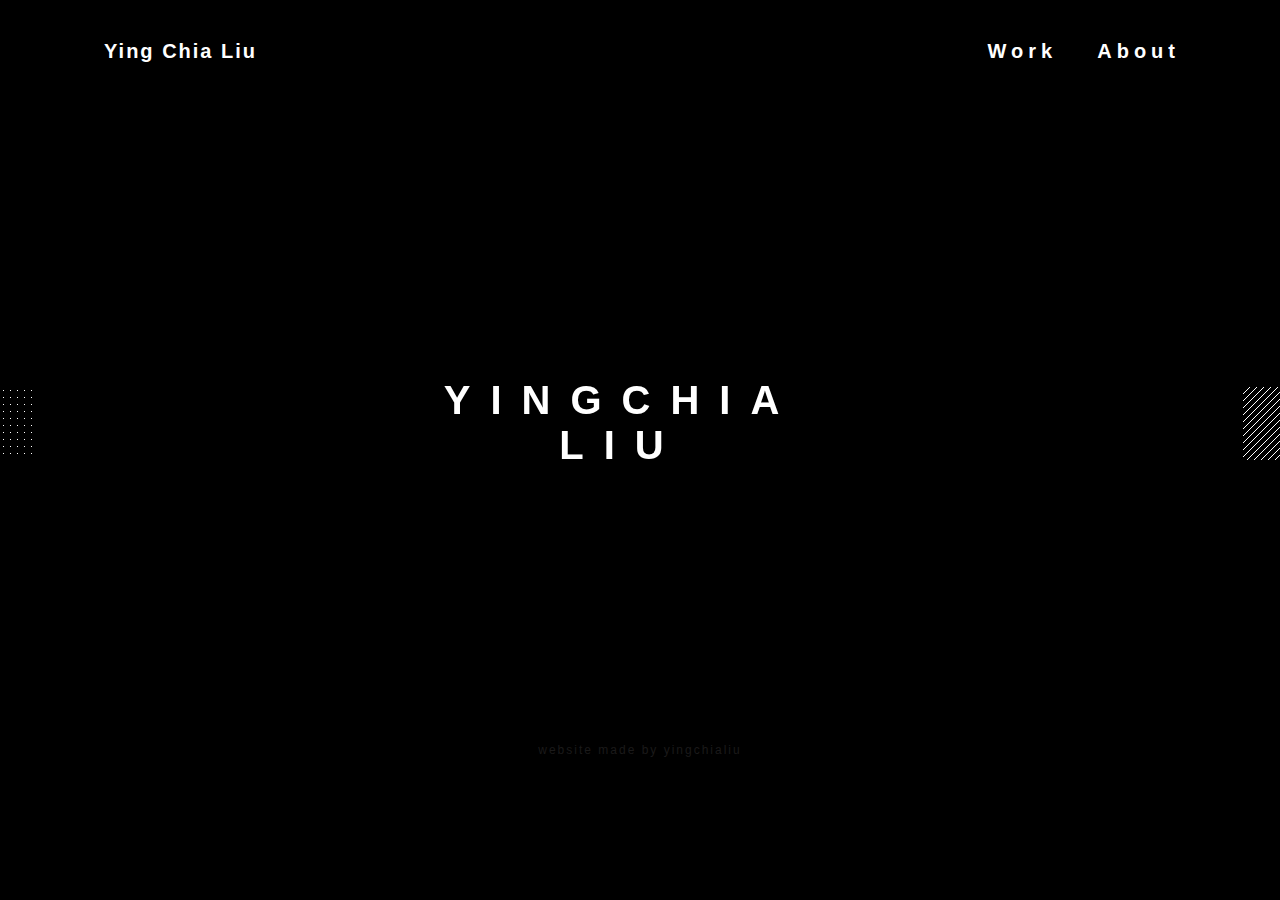
<file: index.html>
<html lang="en">

<head>
    <meta charset="UTF-8">
    <meta name="viewport" content="width=device-width, initial-scale=1.0">
    <meta http-equiv="X-UA-Compatible" content="ie=edge">
    <title>Yingchia Liu| Work</title>
    <link href="https://stackpath.bootstrapcdn.com/font-awesome/4.7.0/css/font-awesome.min.css" rel="stylesheet"
        integrity="sha384-wvfXpqpZZVQGK6TAh5PVlGOfQNHSoD2xbE+QkPxCAFlNEevoEH3Sl0sibVcOQVnN" crossorigin="anonymous">
    <script src="https://ajax.googleapis.com/ajax/libs/jquery/1.12.4/jquery.min.js"></script>

    <script src="https://ajax.googleapis.com/ajax/libs/jquery/3.3.1/jquery.min.js"></script>
    <link rel="stylesheet" href="style.css">
    <link href="https://fonts.googleapis.com/css?family=Archivo+Black|Merriweather+Sans" rel="stylesheet">

</head>

<body>



    <div class="header">
        <div class="name">
            <a class="name" href="index.html">Ying Chia Liu</a>
        </div>
        <div class="menu">
            <li><a class="work" href="project/project.html">Work
                </a></li>
            <li><a class="about" href="aboutme/aboutme.html">About
                </a></li>

        </div>

    </div>


    <div class="container">
        <img class="pic1" src="1.png" alt="">
        <img class="pic2" src="2.png" alt="">
        <canvas></canvas>
        <h1 id="title" class="glitch" data-text="yingchia Liu">
            yingchia Liu</h1>



    </div>








    <div class="text" id="madebyme">website made by yingchialiu</div>



</body>

<script src="main.js"></script>

</html>
</file>
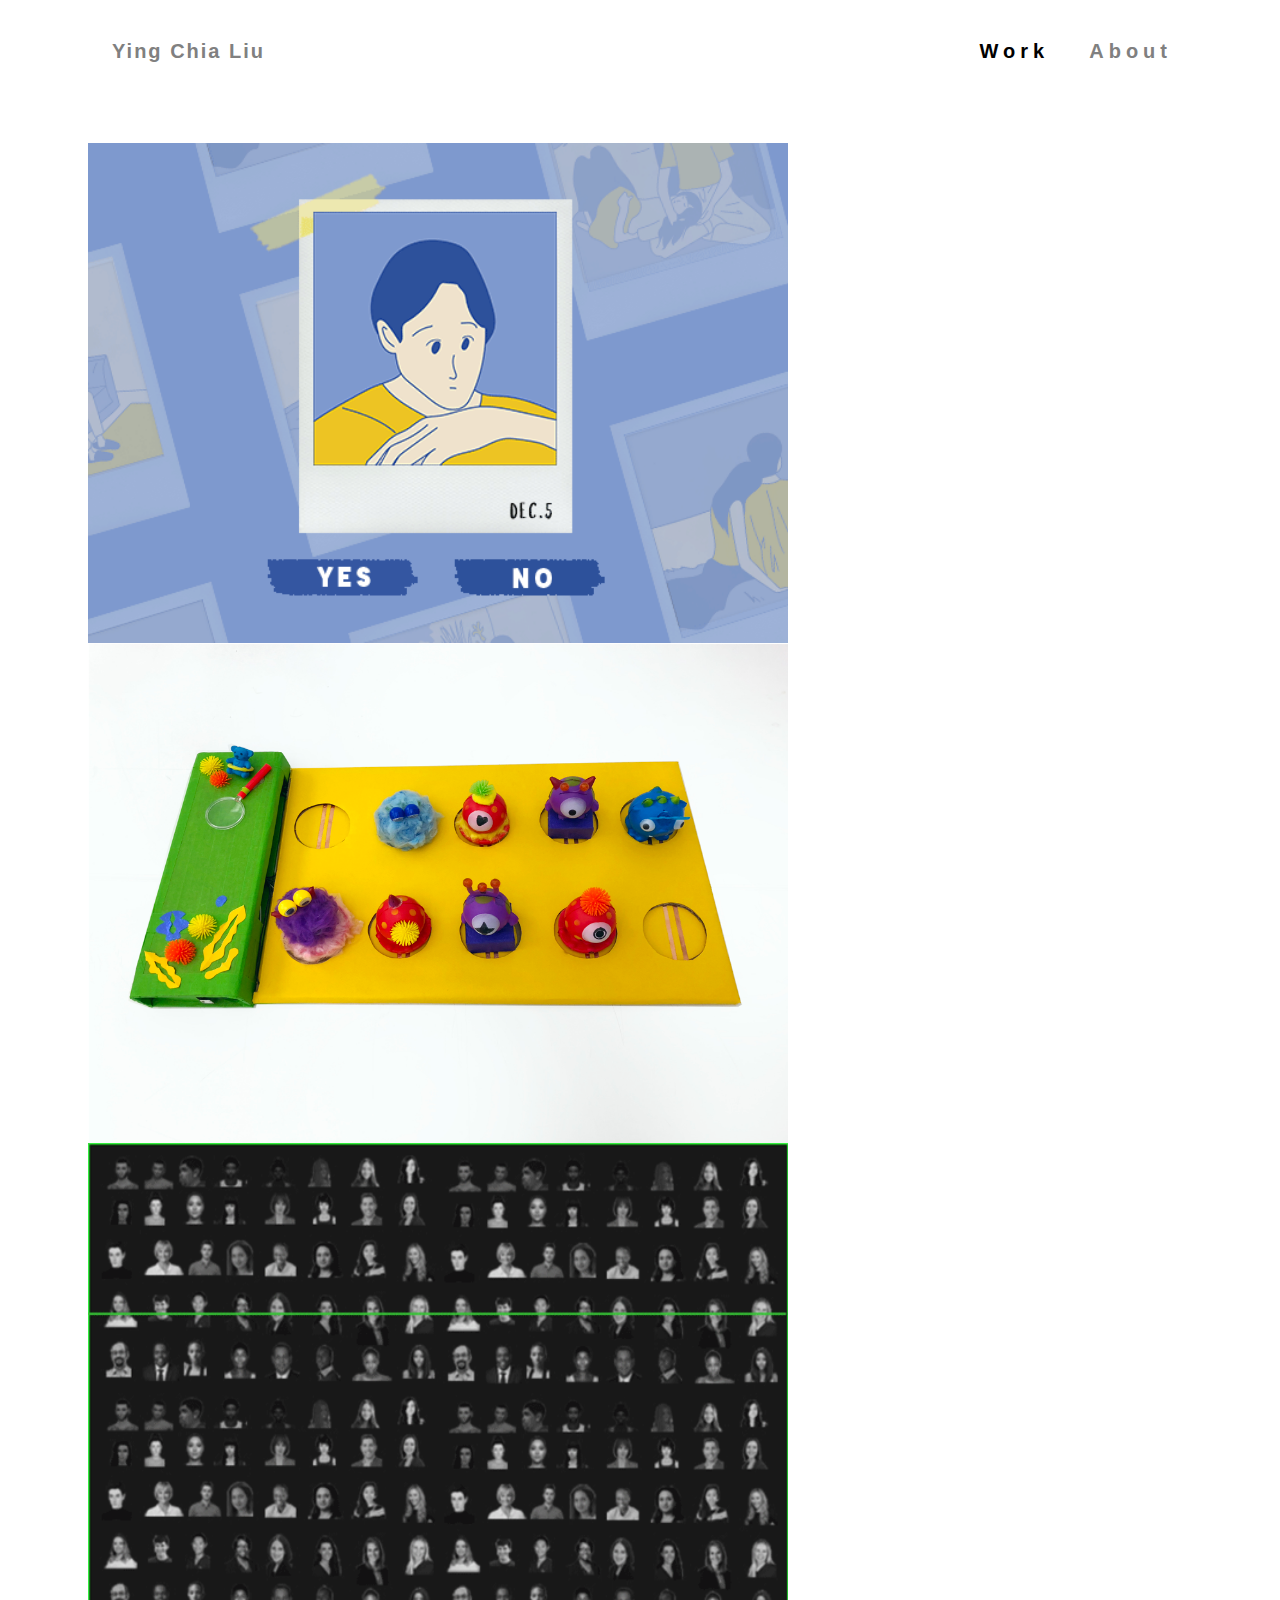
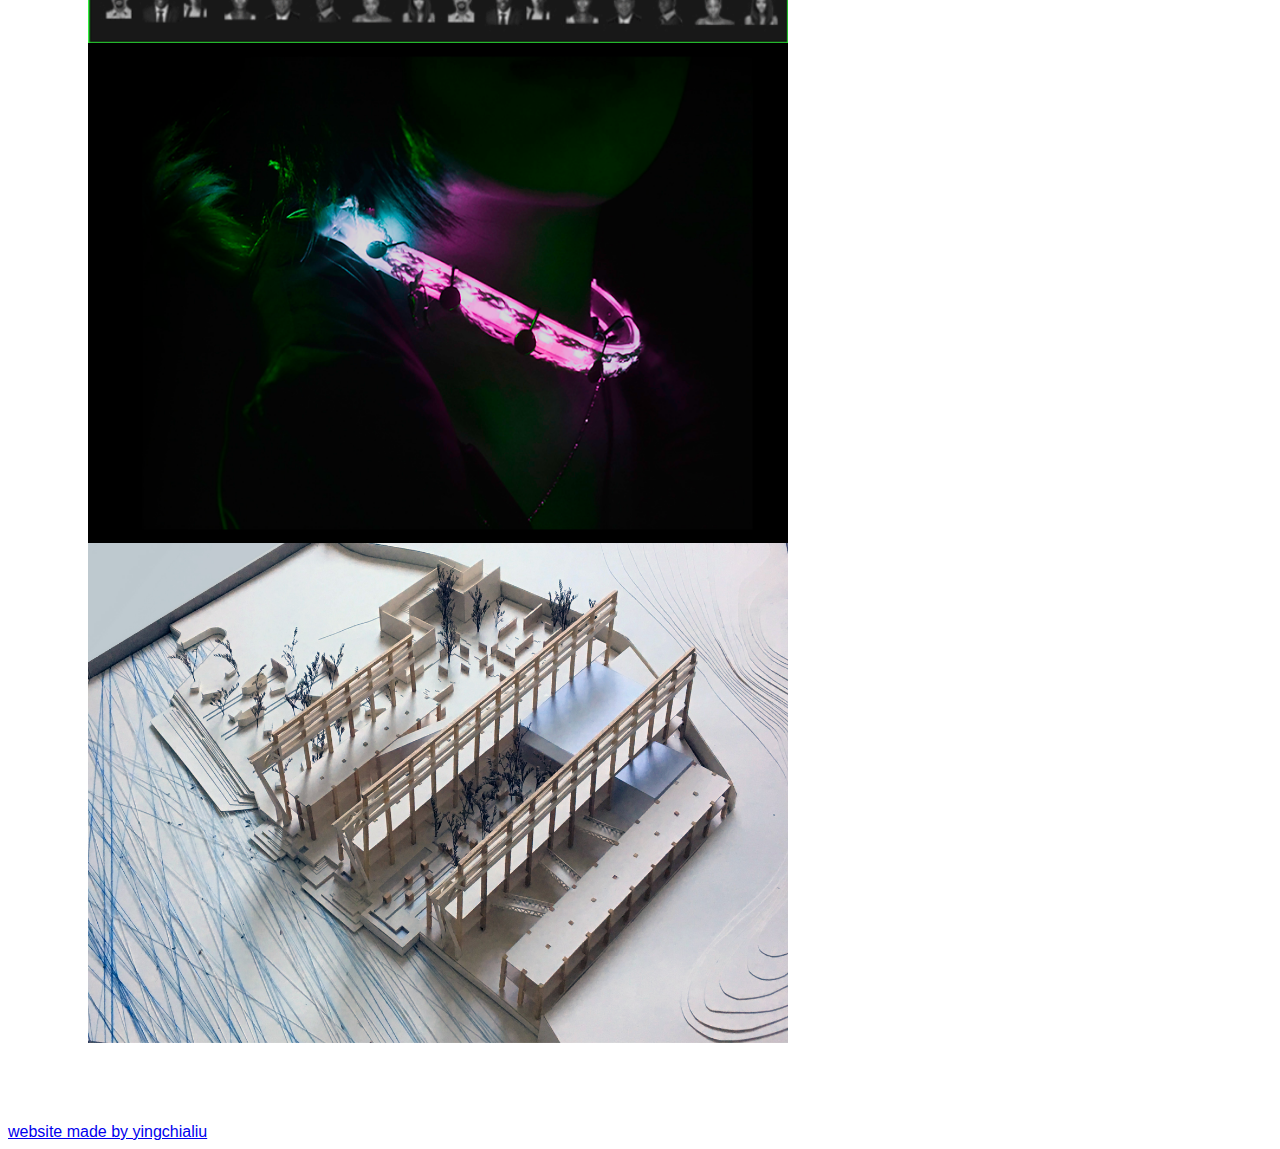
<file: project/project.html>
<!DOCTYPE html>
<html lang="en">

<head>
    <meta charset="UTF-8">
    <meta name="viewport" content="width=device-width, initial-scale=1.0">
    <meta http-equiv="X-UA-Compatible" content="ie=edge">
    <title>Yingchia | Work</title>
    <link rel="stylesheet" href="project.css">
    <link rel="stylesheet" href="https://stackpath.bootstrapcdn.com/bootstrap/4.1.3/css/bootstrap.min.css" integrity="sha384-MCw98/SFnGE8fJT3GXwEOngsV7Zt27NXFoaoApmYm81iuXoPkFOJwJ8ERdknLPMO"
        crossorigin="anonymous">


    <script src="https://code.jquery.com/jquery-3.3.1.slim.min.js" integrity="sha384-q8i/X+965DzO0rT7abK41JStQIAqVgRVzpbzo5smXKp4YfRvH+8abtTE1Pi6jizo"
        crossorigin="anonymous"></script>
    <script src="https://cdnjs.cloudflare.com/ajax/libs/popper.js/1.14.3/umd/popper.min.js" integrity="sha384-ZMP7rVo3mIykV+2+9J3UJ46jBk0WLaUAdn689aCwoqbBJiSnjAK/l8WvCWPIPm49"
        crossorigin="anonymous"></script>
    <link href="https://fonts.googleapis.com/css?family=Archivo+Black|Merriweather+Sans" rel="stylesheet">


</head>

<body>

    <div class="header">
        <div class="name">
            <a class="name" href="../index.html">Ying Chia Liu</a>
        </div>
        <div class="menu">
            <li><a class="work" href="project.html">Work
                </a></li>
            <li><a class="about" href="../aboutme/aboutme.html">About
                </a></li>

        </div>

    </div>


    <div class="wrap">
        <div class="container-fluid ">
            <div class="row ">
                <div class="col-sm-6 col-12 my-4 px-4">
                    <a href="../fog/fog.html"><img src="../img/fog" class="img-fluid" id="img1" alt="Responsive image">
                        <div class="middle">
                            <div class="project">Fog</div>
                            <p class="subtitle">Game Design</p>
                        </div>
                    </a>
                </div>
                <div class="col-sm-6 col-12 my-4 px-4">
                    <a href="../djlego/djlego.html"><img src="../img/djlego2.png" class="img-fluid" id="img1" alt="Responsive image">
                        <div class="middle">
                            <div class="project">DJ.Lego</div>
                            <p class="subtitle">Interactive Installation</p>

                        </div>
                </div>
                <div class="col-sm-6 col-12 my-4 px-4">
                    <a href="../darklabel/darklabel.html"><img src="../img/darkcover.gif" class="img-fluid" id="img1"
                            alt="Responsive image">
                        <div class="middle">
                            <div class="project">Dark Labels</div>
                            <p class="subtitle">Machine Learning</p>

                        </div>
                </div>
                <div class="col-sm-6 col-12 my-4 px-4">
                    <a href="../ravechocker/ravechocker.html"><img src="../img/ravechocker" class="img-fluid" id="img1"
                            alt="Responsive image">
                        <div class="middle">
                            <div class="project">Rave Chocker</div>
                            <p class="subtitle">Creative computation work</p>

                        </div>
                </div>
                <div class="col-sm-6 col-12 my-4 px-4">
                    <a href="../rebornharbor/reborn.html"><img src="../img/rebornharbor" class="img-fluid" id="img1"
                            alt="Responsive image">
                        <div class="middle">
                            <div class="project">Harbor Reborn</div>
                            <p class="subtitle">Landscape Architecture</p>

                        </div>
                </div>
            </div>
        </div>
    </div>

    <div class="text-center text-dark text-decoration-none" id="madebyme">website made by yingchialiu</div>













</body>


</html>
</file>
<file: style.css>
body {
    box-sizing: border-box;
    margin: 0px;
    background-color: black;
    color: white;
    font-family: 'Secular One', sans-serif;
}

canvas {
    position: absolute;
    top: 0;
    right: 0;
    bottom: 0;
    left: 0;
    margin: auto;
    width: 400px;
    height: 300px;
}

/* header */

.header {
    display: flex;
    flex-direction: row;
    justify-content: space-between;
    font-size: 20px;
    letter-spacing: 5px;
    /* margin: 40px 75px;*/
    text-align: right;
    line-height: normal;
    margin: 40px 80px;



}

.menu {
    display: flex;
    flex-direction: row;
    list-style-type: none;
    text-align: right;
}

.name {
    color: white;
    font-weight: bold;
    letter-spacing: 2px;
    text-decoration: none;
    margin: 0px 12px;


}

.work,
.about {
    color: white;
    font-weight: bold;
    letter-spacing: 5px;
    text-decoration: none;
    margin: 0px 20px;
}



.container {
    display: grid;
    height: 640px;
    align-content: center;
    grid-template-columns: 1fr 1fr 1fr;
    grid-template-rows: 100px auto 100px;
}

.pic1 {
    grid-column-start: 1;
    grid-column-end: 2;
    grid-row-start: 2;
    grid-row-end: 3;
    align-self: center;
}

.pic2 {
    grid-column-start: 4;
    grid-column-end: 5;
    grid-row-start: 2;
    grid-row-end: 3;
    align-self: center;
}

.cover {
    grid-column-start: 2;
    grid-column-end: 3;
    grid-row-start: 2;
    grid-row-end: 3;
    text-align: center;
}

canvas,
.glitch {
    position: relative;
    grid-column-start: 2;
    grid-column-end: 3;
    grid-row-start: 2;
    grid-row-end: 3;
    z-index: 5;
    text-align: center;
    text-transform: uppercase;
    letter-spacing: 20px;
    font-size: 55px;
}

#title {
    align-self: center;
    font-size: 40px;
}

.About-me {
    text-align: center;
    font-weight: bold;
    text-transform: uppercase;
    letter-spacing: 5px;
    font-size: 10px;
    margin: 0px
}

.me {
    text-align: center;
}

.text {
    display: flex;
    justify-content: center;
    font-size: 12px;
    letter-spacing: 2px;
    color: rgb(27, 26, 26);
    margin: 0px
}

/* Real glitch effect */


.glitch:after {
    animation: glitch-animation 2s infinite linear alternate-reverse;
    background: black;
    clip: rect(0, 600px, 0, 0);
    color: white;
    content: attr(data-text);
    left: 1px;
    overflow: hidden;
    position: absolute;
    text-shadow: -2px 0 red;
    top: 0;
}

.glitch:before {
    animation: glitch-animation-2 3s infinite linear alternate-reverse;
    background: black;
    clip: rect(0, 600px, 0, 0);
    color: white;
    content: attr(data-text);
    left: 4px;
    overflow: hidden;
    position: absolute;
    text-shadow: 2px 0 blue;
    top: 0;
}

/*===== responsive ====*/

@media only screen and (max-width:450px) {

    #title {
        font-size: 28px;
    }


    .header {

        font-size: 16px;

        justify-content: space-between;

        margin: 20px 20px;



    }


    .name {
        margin: 0px 3px;
        letter-spacing: 1px;



    }

    .work {
        letter-spacing: 2px;
        margin: 0px 8px;
    }



    .about {
        letter-spacing: 2px;
        margin: 0px 8px;
    }

    canvas {

        width: 320px;
        height: 200px;
    }

    .pic1 {
        width: 30px;
        height: 50px;
    }

    .pic2 {
        width: 30px;
        height: 50px;
    }


}

/* Expanded Animations */
@keyframes glitch-animation {
    0% {
        clip: rect(42px, 9999px, 44px, 0);
    }

    5% {
        clip: rect(12px, 9999px, 59px, 0);
    }

    10% {
        clip: rect(48px, 9999px, 29px, 0);
    }

    15.0% {
        clip: rect(42px, 9999px, 73px, 0);
    }

    20% {
        clip: rect(63px, 9999px, 27px, 0);
    }

    25% {
        clip: rect(34px, 9999px, 55px, 0);
    }

    30.0% {
        clip: rect(86px, 9999px, 73px, 0);
    }

    35% {
        clip: rect(20px, 9999px, 20px, 0);
    }

    40% {
        clip: rect(26px, 9999px, 60px, 0);
    }

    45% {
        clip: rect(25px, 9999px, 66px, 0);
    }

    50% {
        clip: rect(57px, 9999px, 98px, 0);
    }

    55.0% {
        clip: rect(5px, 9999px, 46px, 0);
    }

    60.0% {
        clip: rect(82px, 9999px, 31px, 0);
    }

    65% {
        clip: rect(54px, 9999px, 27px, 0);
    }

    70% {
        clip: rect(28px, 9999px, 99px, 0);
    }

    75% {
        clip: rect(45px, 9999px, 69px, 0);
    }

    80% {
        clip: rect(23px, 9999px, 85px, 0);
    }

    85.0% {
        clip: rect(54px, 9999px, 84px, 0);
    }

    90% {
        clip: rect(45px, 9999px, 47px, 0);
    }

    95% {
        clip: rect(37px, 9999px, 20px, 0);
    }

    100% {
        clip: rect(4px, 9999px, 91px, 0);
    }
}

@keyframes glitch-animation-2 {
    0% {
        clip: rect(65px, 9999px, 100px, 0);
    }

    5% {
        clip: rect(52px, 9999px, 74px, 0);
    }

    10% {
        clip: rect(79px, 9999px, 85px, 0);
    }

    15.0% {
        clip: rect(75px, 9999px, 5px, 0);
    }

    20% {
        clip: rect(67px, 9999px, 61px, 0);
    }

    25% {
        clip: rect(14px, 9999px, 79px, 0);
    }

    30.0% {
        clip: rect(1px, 9999px, 66px, 0);
    }

    35% {
        clip: rect(86px, 9999px, 30px, 0);
    }

    40% {
        clip: rect(23px, 9999px, 98px, 0);
    }

    45% {
        clip: rect(85px, 9999px, 72px, 0);
    }

    50% {
        clip: rect(71px, 9999px, 75px, 0);
    }

    55.0% {
        clip: rect(2px, 9999px, 48px, 0);
    }

    60.0% {
        clip: rect(30px, 9999px, 16px, 0);
    }

    65% {
        clip: rect(59px, 9999px, 50px, 0);
    }

    70% {
        clip: rect(41px, 9999px, 62px, 0);
    }

    75% {
        clip: rect(2px, 9999px, 82px, 0);
    }

    80% {
        clip: rect(47px, 9999px, 73px, 0);
    }

    85.0% {
        clip: rect(3px, 9999px, 27px, 0);
    }

    90% {
        clip: rect(26px, 9999px, 55px, 0);
    }

    95% {
        clip: rect(42px, 9999px, 97px, 0);
    }

    100% {
        clip: rect(38px, 9999px, 49px, 0);
    }
}
</file>
<file: project/project.css>
body {
    box-sizing: border-box;
    color: black;
    font-family: 'Secular One', sans-serif;
}

/* header */

.header {
    display: flex;
    flex-direction: row;
    justify-content: space-between;
    font-size: 20px;
    letter-spacing: 5px;
    /* margin: 40px 75px;*/
    text-align: right;
    line-height: normal;
    margin: 40px 80px;



}

.menu {
    display: flex;
    flex-direction: row;
    list-style-type: none;
    text-align: right;
}

.name {
    color: gray;
    font-weight: bold;
    letter-spacing: 2px;
    text-decoration: none;
    margin: 0px 12px;


}

.name:hover {
    color: black;
    font-weight: bold;
    letter-spacing: 2px;
    text-decoration: none;
    margin: 0px 12px;


}

.work {
    color: black;
    font-weight: bold;
    letter-spacing: 5px;
    text-decoration: none;
    margin: 0px 20px;
}



.about {
    color: gray;
    font-weight: bold;
    letter-spacing: 5px;
    text-decoration: none;
    margin: 0px 20px;
}

.work:hover {
    color: black;
    font-weight: bold;
    letter-spacing: 5px;
    text-decoration: none;
    margin: 0px 20px;

}



.about:hover {
    color: black;
    font-weight: bold;
    letter-spacing: 5px;
    text-decoration: none;
    margin: 0px 20px;
}


/* grid part */
.wrap {
    text-align: center;
    margin: 80px;

}

.col {
    position: relative;
    width: 90%;
}



.img-fluid {
    opacity: 1;
    display: block;
    width: 700px;
    height: 500px;
    transition: .5s ease;
    backface-visibility: hidden;
    align-items: center;
}

.middle {
    transition: .5s ease;
    opacity: 0;
    position: absolute;
    top: 50%;
    left: 50%;
    transform: translate(-50%, -50%);
    -ms-transform: translate(-50%, -50%);
    text-align: center;
}

.col-sm-6:hover .img-fluid {
    opacity: 0.3;
    filter: grayscale(80%)
}

.col-sm-6:hover .middle {
    opacity: 1;
}

.project {
    background-color: black;
    color: white;
    font-size: 20px;
    letter-spacing: 3px;
    padding: 10px 38px;
    font-family: 'Secular One', sans-serif;



}

.subtitle {
    color: black;
    font-size: 12px;
    letter-spacing: 3px;
    padding: 10px 38px;
    font-family: 'Secular One', sans-serif;
}

#madebyme {
    pointer-events: none;
    cursor: default;
}
</file>
